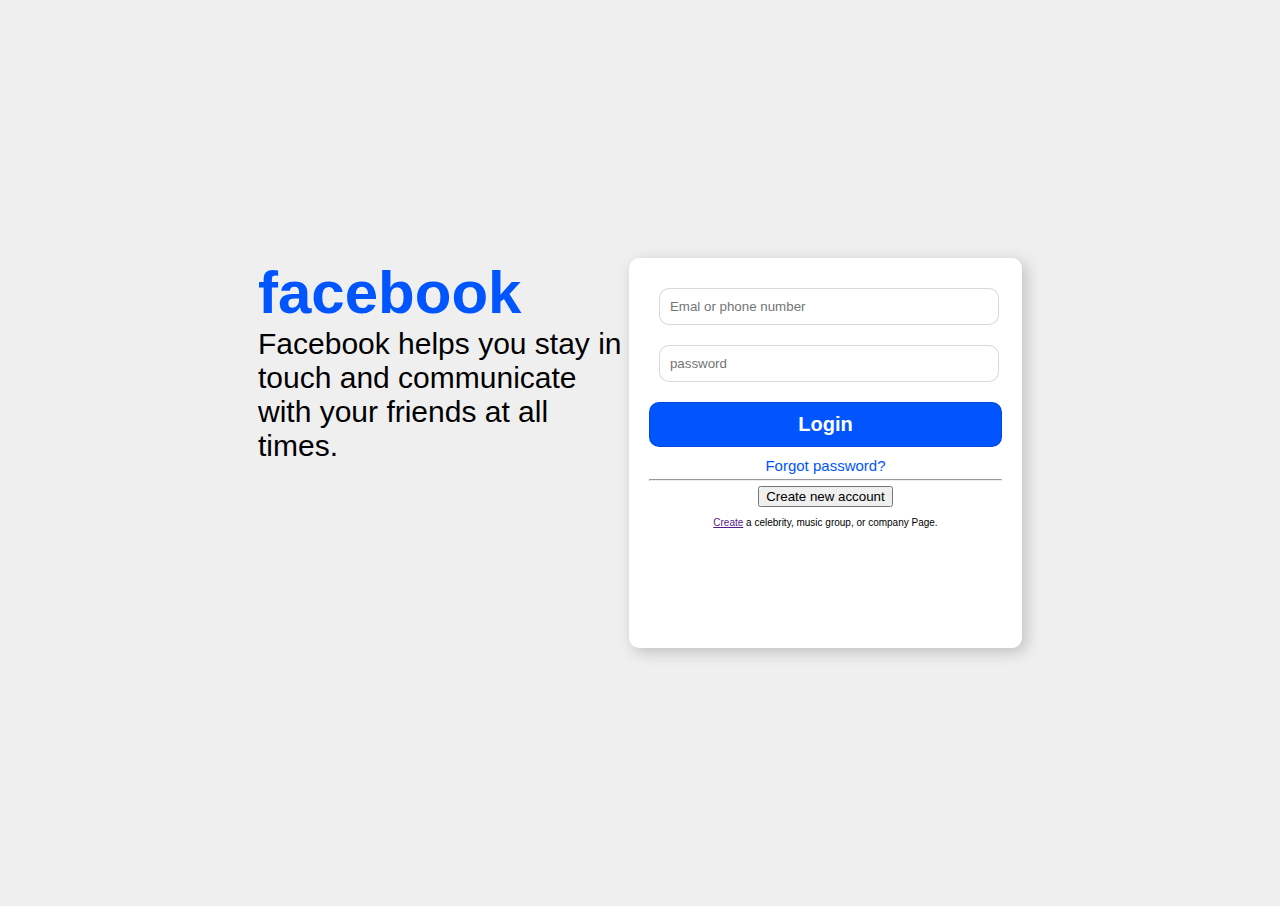
<file: Lab2/task1(Fcbk).html>
<!DOCTYPE html>
<html lang="en">
<head>
    <meta charset="UTF-8">
    <meta name="viewport" content="width=device-width, initial-scale=1.0">
    <link rel="stylesheet" href="task1.css">
    <title>Document</title>
</head>
<body>
    <div class="info">


        <div class="text">
            <h1>facebook</h1>
            <p>Facebook helps you stay in touch and communicate with your friends at all times.</p>
        </div>


        <div class="login">
            <div class="form">
                <input type="text" id="email" name="email" placeholder="Emal or phone number">
                <br>
                <input type="password" id="password" name="password" placeholder="password">
                <button class="login_button">Login</button>
                <a id="forgot_pss">Forgot password?</a>
                <hr>
                <button class="create_button">Create new account</button>
            </div>
            <p><a href="">Create</a> a celebrity, music group, or company Page.</p>
        </div>


    </div>
</body>
</html>
</file>
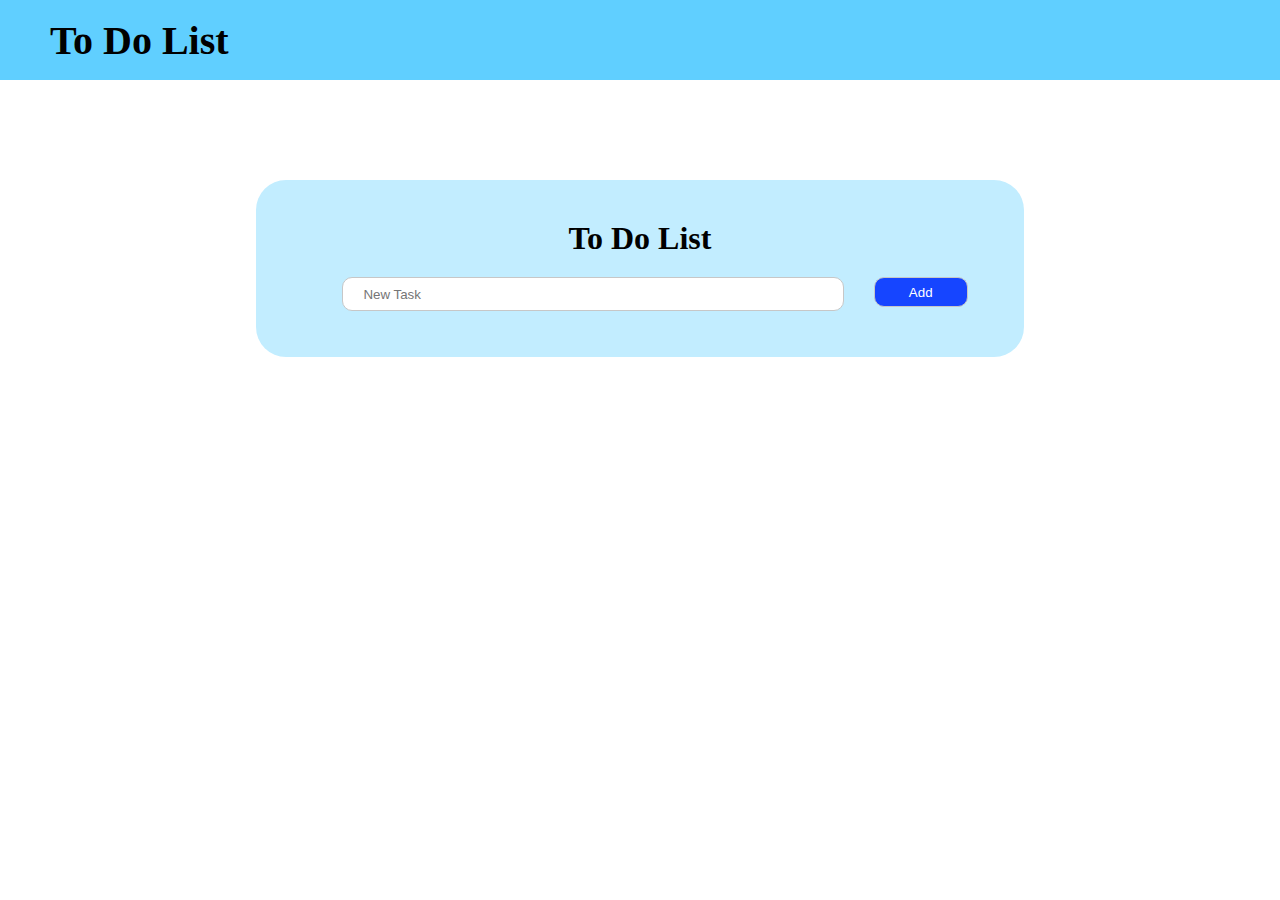
<file: Lab3/todo.html>
<!DOCTYPE html>
<html lang="en">
<head>
    <meta charset="UTF-8">
    <meta name="viewport" content="width=device-width, initial-scale=1.0">
    <link rel="stylesheet" href="style.css">
    <title>Document</title>
</head>
<body>

    <header>
        <h2>To Do List</h2>
    </header>

    <div class="container">
        
        <h1>To Do List</h1>

        <div class="ipt">
            <input type="text" id="input_task" placeholder="New Task">
            <button id="add_task">Add</button>
        </div>
            
        <ul id="todolist"></ul>

    </div>
    
    <script src="script.js"></script>
</body>
</html>
</file>
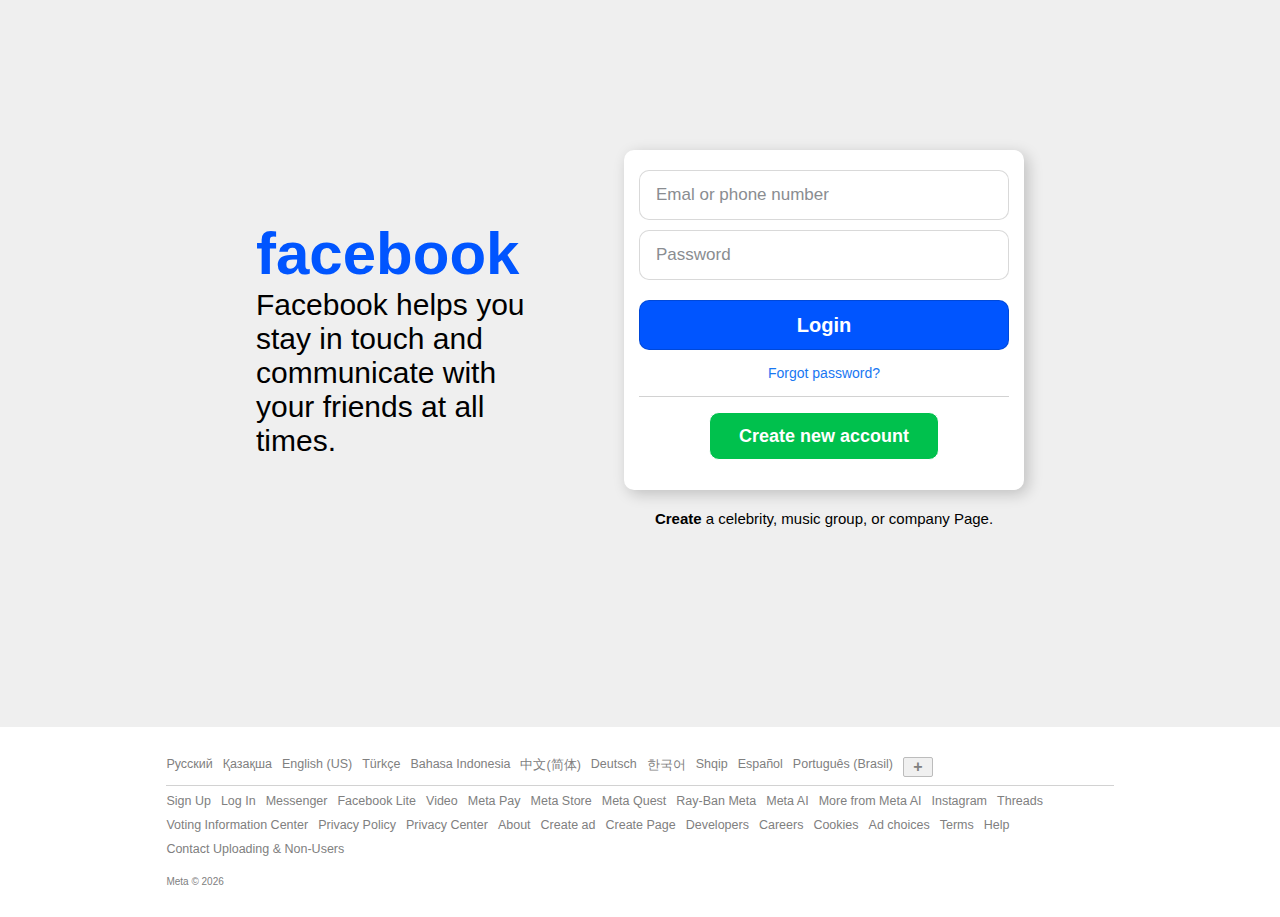
<file: Lab2/Task1 (Facebook)/task1(Fcbk).html>
<!DOCTYPE html>
<html lang="en">
<head>
    <meta charset="UTF-8">
    <meta name="viewport" content="width=device-width, initial-scale=1.0">
    <link rel="stylesheet" href="task1.css">
    <title>Facebook log in</title>
</head>
<body>
    <div class="info">


        <div class="text">
            <h1>facebook</h1>
            <p>Facebook helps you stay in touch and communicate with your friends at all times.</p>
        </div>


        <div class="login">
            <div class="form">
                <input type="text" id="email" name="email" placeholder="Emal or phone number">
                <input type="password" id="password" name="password" placeholder="Password">
                <button class="login_button">Login</button>
                <a id="forgot_password" href="">Forgot password?</a>
                <hr>
                <button class="create_button">Create new account</button>
            </div>
            <p><a href="">Create</a> a celebrity, music group, or company Page.</p>
        </div>

    </div>

    <footer class="footer">
        <div class="footer-content">
            <div class="languages">
                <a href="#">Русский</a>
                <a href="#">Қазақша</a>
                <a href="#">English (US)</a>
                <a href="#">Türkçe</a>
                <a href="#">Bahasa Indonesia</a>
                <a href="#">中文(简体)</a>
                <a href="#">Deutsch</a>
                <a href="#">한국어</a>
                <a href="#">Shqip</a>
                <a href="#">Español</a>
                <a href="#">Português (Brasil)</a>
                <button class="more-languages">
                    <span>+</span>
                </button>
            </div>
            
            <hr class="footer-divider">
            
            <div class="footer-links">
                <a href="#">Sign Up</a>
                <a href="#">Log In</a>
                <a href="#">Messenger</a>
                <a href="#">Facebook Lite</a>
                <a href="#">Video</a>
                <a href="#">Meta Pay</a>
                <a href="#">Meta Store</a>
                <a href="#">Meta Quest</a>
                <a href="#">Ray-Ban Meta</a>
                <a href="#">Meta AI</a>
                <a href="#">More from Meta AI</a>
                <a href="#">Instagram</a>
                <a href="#">Threads</a>
                <a href="#">Voting Information Center</a>
                <a href="#">Privacy Policy</a>
                <a href="#">Privacy Center</a>
                <a href="#">About</a>
                <a href="#">Create ad</a>
                <a href="#">Create Page</a>
                <a href="#">Developers</a>
                <a href="#">Careers</a>
                <a href="#">Cookies</a>
                <a href="#">Ad choices</a>
                <a href="#">Terms</a>
                <a href="#">Help</a>
                <a href="#">Contact Uploading & Non-Users</a>
            </div>
            
            <div class="copyright">
                Meta © 2026
            </div>
        </div>
    </footer>
</body>
</html>
</file>
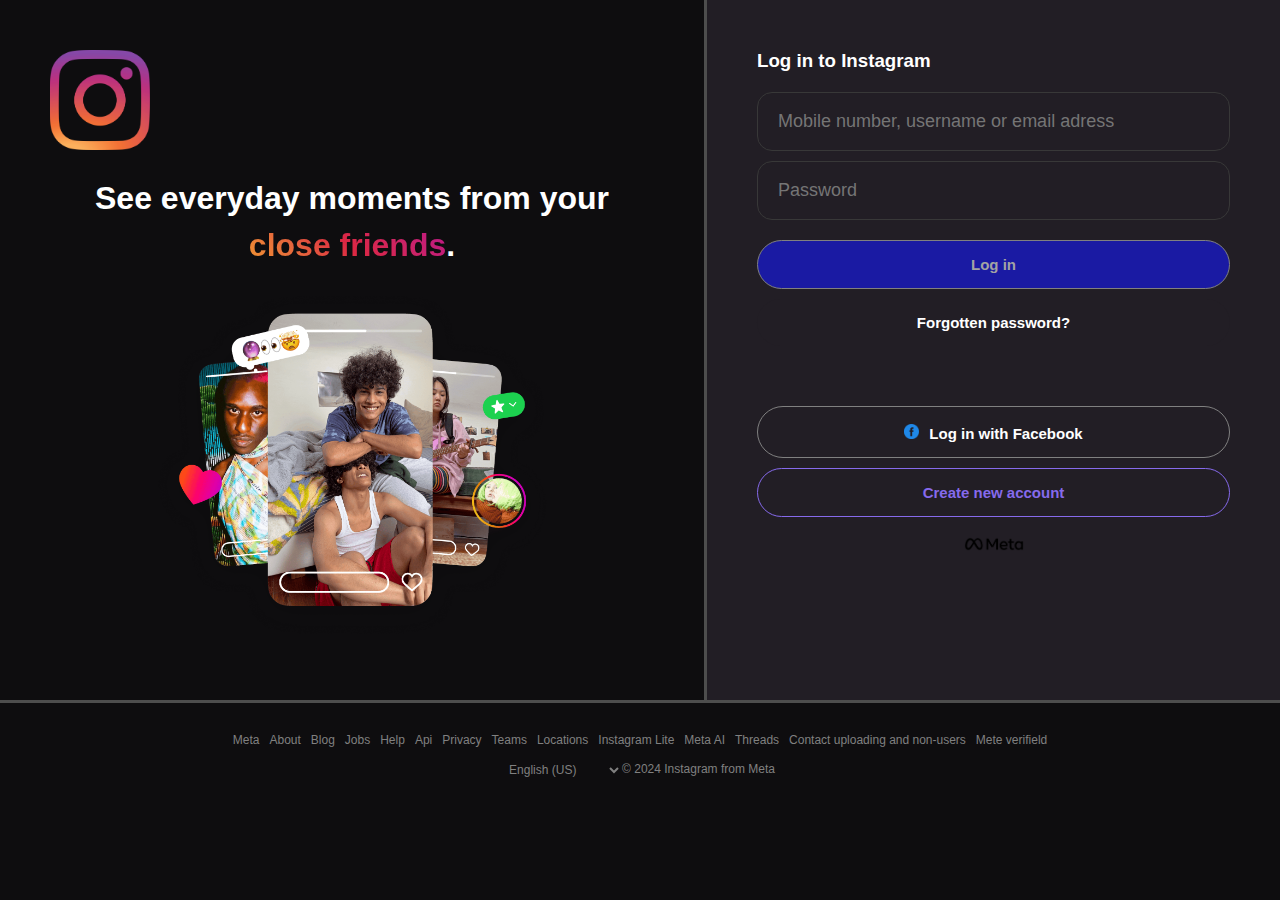
<file: Lab2/Task2 (Instagram)/task2(Inst).html>
<!DOCTYPE html>
<html lang="en">
<head>
    <meta charset="UTF-8">
    <meta name="viewport" content="width=device-width, initial-scale=1.0">
    <link rel="stylesheet" href="task2.css">
    <title>Instagram log in</title>
</head>
<body>
    <div class="content">
        <div class="intro">
            <img id="logo" src="inst_logo.png">

            <div class="info">
                <h1>See everyday moments from your</h1>
                <h1><span id="gradient_text">close friends</span>.</h1>
                <img id="stories" src="stories.png">
            </div>
        </div>


        <div class="login">
            <h3>Log in to Instagram</h3>
            <input id="email" type="text" placeholder="Mobile number, username or email adress">
            <input id="password" type="password" placeholder="Password">
            <button id="LogIn" disabled>Log in</button>
            <button id="forgot_password">Forgotten password?</button>

            <button id="login_facebook" ><img id="fb_icon" src="fb_icon.png">Log in with Facebook</button>
            <button id="create_acc">Create new account</button>
            <img id="meta_logo" src="meta_logo.png">
        </div>
    </div>

    <footer>
        <div class="foot_info">
            <a href="#">Meta</a>
            <a href="#">About</a>
            <a href="#">Blog</a>
            <a href="#">Jobs</a>
            <a href="#">Help</a>
            <a href="#">Api</a>
            <a href="#">Privacy</a>
            <a href="#">Teams</a>
            <a href="#">Locations</a>
            <a href="#">Instagram Lite</a>
            <a href="#">Meta AI</a>
            <a href="#">Threads</a>
            <a href="#">Contact uploading and non-users</a>
            <a href="#">Mete verifield</a>
        </div>

        <div class="lng_cpr">
            <select class="language-select">
                <option value="ru">Русский</option>
                <option value="kk">Қазақша</option>
                <option value="en" selected>English (US)</option>
                <option value="tr">Türkçe</option>
                <option value="id">Bahasa Indonesia</option>
                <option value="zh">中文(简体)</option>
                <option value="de">Deutsch</option>
                <option value="ko">한국어</option>
                <option value="sq">Shqip</option>
                <option value="es">Español</option>
                <option value="pt">Português (Brasil)</option>
            </select>
            <p class="cpr">© 2024 Instagram from Meta</p>
        </div>
    </footer>
    
</body>
</html>
</file>
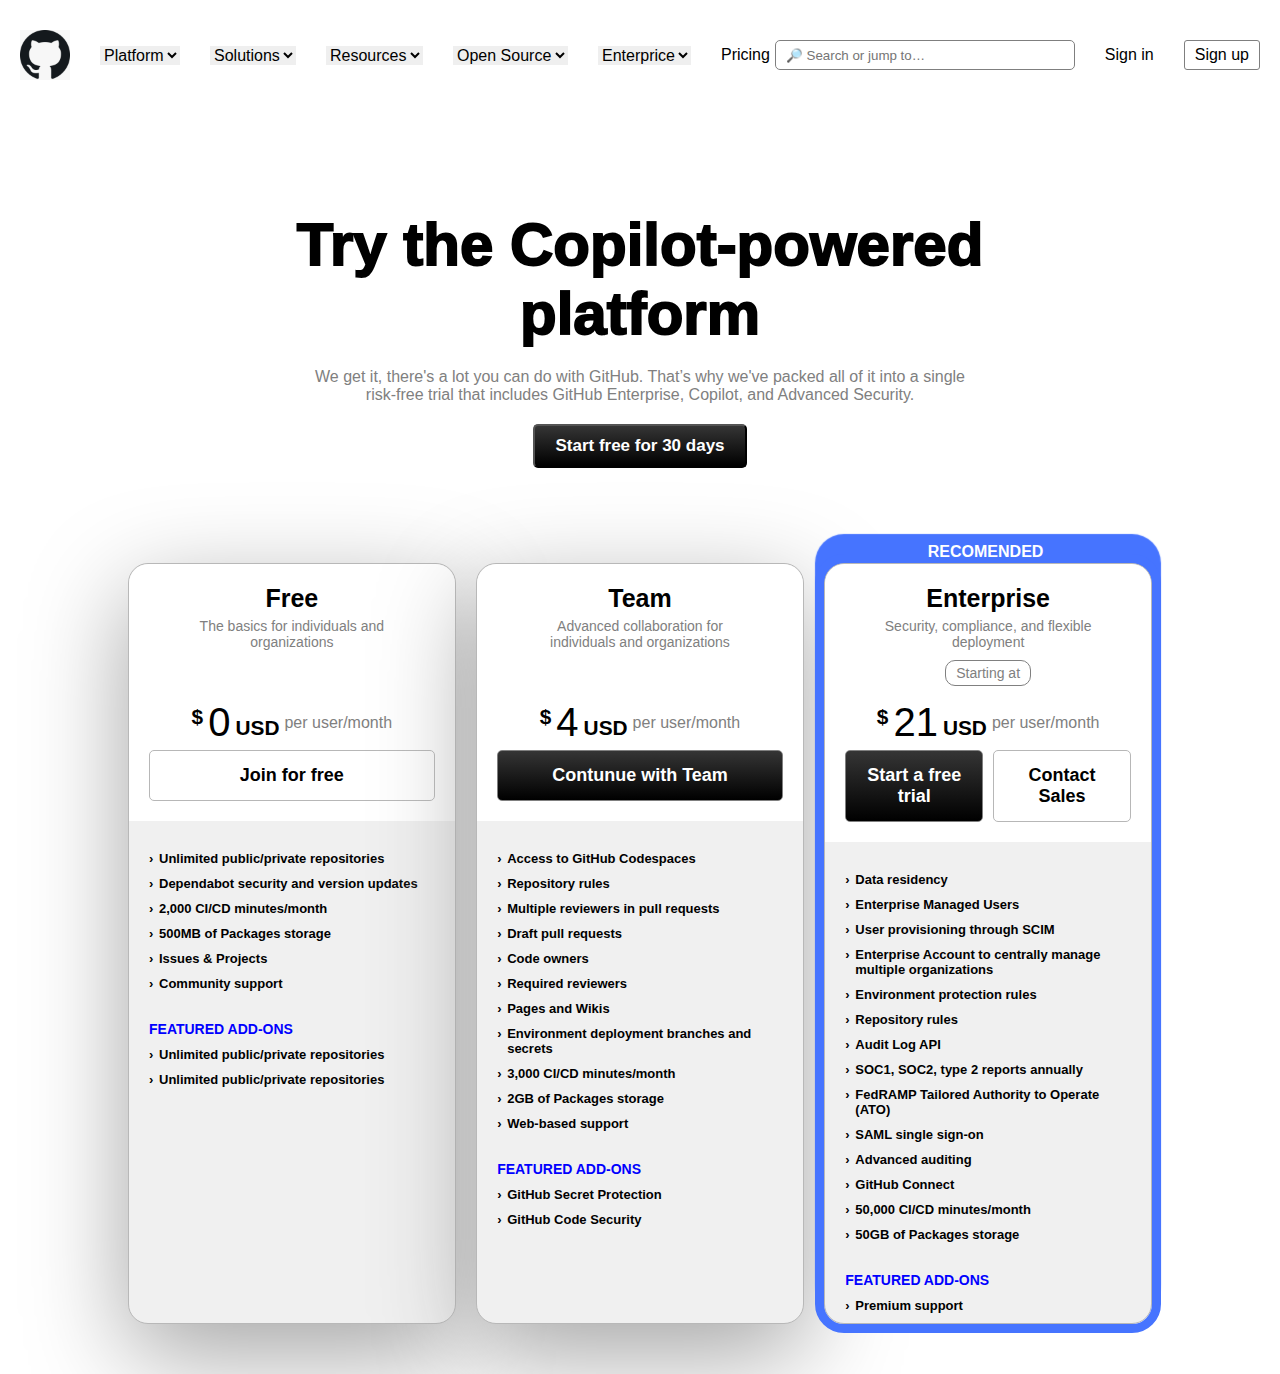
<file: Lab2/Task3(GitHub)/task3(Git).html>
<!DOCTYPE html>
<html lang="en">
<head>
    <meta charset="UTF-8">
    <meta name="viewport" content="width=device-width, initial-scale=1.0">
    <title>GitHub Pricing</title>
    <link rel="stylesheet"  href="task3.css">
</head>
<body>
    <header class="head">
        <div class="lists">
            <img src="git_icon.png" alt="IMG" class="git_icon">
            <select name="Platform" id="Platform">
                <option>Platform</option>
            </select>
            <select name="Solutions" id="Solutions">
                <option>Solutions</option>
            </select>
            <select name="Resources" id="Resources">
                <option>Resources</option>
            </select>
            <select name="Open Source" id="Open_Source">
                <option>Open Source</option>
            </select>
            <select name="Enterprice" id="enterprice">
                <option>Enterprice</option>
            </select>
            <a id="pricing">Pricing</a>
        </div>

        <div class="login">
            <input type="search" id="search" placeholder="🔎 Search or jump to…">
            <a class="SignIn" href="#">Sign in</a>
            <a class="SignUp" href="#">Sign up</a>
        </div>
    </header>

    <div class="intro">
        <h1>Try the Copilot-powered platform</h1>
        <p>We get it, there's a lot you can do with GitHub. That’s why we've packed all of it into a single risk-free trial that includes GitHub Enterprise, Copilot, and Advanced Security.</p>
        <button>Start free for 30 days</button>
    </div>

    <div class="reco">
        <p id="hidden">RECOMENDED</p>
        <p id="hidden">RECOMENDED</p>
        <p id="showed">RECOMENDED</p>
    </div>
    <div class="tarifes">
        <div class="tarif">
            <div class="cost_info">
                <h1>Free</h1>
                <p>The basics for individuals
                    and organizations</p>
                <span class="cost">
                    <span class="dollar"><sup>$</sup></span>
                    <span class="digital">0</span>
                    <span class="usd"><sub>USD</sub></span>
                    <span class="text">per user/month</span>
                </span>
                <button class="join_free">Join for free</button>
            </div>
            <div class="add_info">
                <details>
                    <summary>Unlimited public/private repositories</summary>
                    <p>Host open source projects in public GitHub repositories, accessible via web or command line. Public repositories are accessible to anyone at GitHub.com.</p>
                </details>
                <details>
                    <summary>Dependabot security and version updates</summary>
                    <p>Keep projects secure by automatically opening pull requests to update vulnerable dependencies and keep them up to date.</p>
                </details>
                <details>
                    <summary>2,000 CI/CD minutes/month</summary>
                    <p>Free for public repositories</p>
                    <p>Use execution minutes with GitHub Actions to automate your software development workflows. Write tasks and combine them to build, test, and deploy any code project on GitHub</p>
                </details>
                <details>
                    <summary>500MB of Packages storage</summary>
                    <p>Host your own software packages or use them as dependencies in other projects. Both private and public hosting available.</p>
                </details>
                <details>
                    <summary>Issues & Projects</summary>
                    <p>Give your developers flexible features for project management that adapts to any team, project, and workflow — all alongside your code.</p>
                </details>
                <details>
                    <summary>Community support</summary>
                    <p>Get help with most of your GitHub questions and issues in our Community Forum.</p>
                </details>
                <h4>Featured add-ons</h4>
                <details>
                    <summary>Unlimited public/private repositories</summary>
                    <p>Host open source projects in public GitHub repositories, accessible via web or command line. Public repositories are accessible to anyone at GitHub.com.</p>
                </details>
                <details>
                    <summary>Unlimited public/private repositories</summary>
                    <p>Host open source projects in public GitHub repositories, accessible via web or command line. Public repositories are accessible to anyone at GitHub.com.</p>
                </details>

                
                
            </div>
        </div>




        <div class="tarif">
            <div class="cost_info">
                <h1>Team</h1>
                <p>Advanced collaboration for
                individuals and organizations</p>
                <span class="cost">
                    <span class="dollar"><sup>$</sup></span>
                    <span class="digital">4</span>
                    <span class="usd"><sub>USD</sub></span>
                    <span class="text">per user/month</span>
                </span>
                <button class="cont_team">Contunue with Team</button>
            </div>
            <div class="add_info">
                <details>
                    <summary>Access to GitHub Codespaces</summary>
                    <p></p>
                </details>
                <details>
                    <summary>Repository rules</summary>
                    <p></p>
                </details>
                <details>
                    <summary>Multiple reviewers in pull requests</summary>
                    <p></p>
                </details>
                <details>
                    <summary>Draft pull requests</summary>
                    <p></p>
                </details>
                <details>
                    <summary>Code owners</summary>
                    <p></p>
                </details>
                <details>
                    <summary>Required reviewers</summary>
                    <p></p>
                </details>
                <details>
                    <summary>Pages and Wikis</summary>
                    <p></p>
                </details>
                <details>
                    <summary>Environment deployment branches and secrets</summary>
                    <p></p>
                </details>
                <details>
                    <summary>3,000 CI/CD minutes/month</summary>
                    <p>Free for public repositories</p>
                </details>
                <details>
                    <summary>2GB of Packages storage</summary>
                    <p>Free for public repositories</p>
                </details>
                <details>
                    <summary>Web-based support</summary>
                    <p></p>
                </details>
                <h4>Featured add-ons</h4>
                <details>
                    <summary>GitHub Secret Protection</summary>
                    <p></p>
                </details>

                <details>
                    <summary>GitHub Code Security</summary>
                    <p></p>
                </details>

                
                
            </div>
        </div>



        
        <div class="tarif" id="top_tarif">
            <div class="cost_info">
                <h1>Enterprise</h1>
                <p id="entr_dicrib">Security, compliance,
                    and flexible deployment</p>

                <p id="starting_at">Starting at</p>
                <span class="cost">
                    <span class="dollar"><sup>$</sup></span>
                    <span class="digital">21</span>
                    <span class="usd"><sub>USD</sub></span>
                    <span class="text">per user/month</span>
                </span>
                <div class="entr_buttons">
                    <button class="start_free_trial">Start a free trial</button>
                    <button class="contact_sales">Contact Sales</button>
                </div>
            </div>
            <div class="add_info">
                <details>
                    <summary>Data residency</summary>
                    <p>GitHub Enterprise Cloud offers a multi-tenant enterprise SaaS solution on Microsoft Azure, allowing you to choose a regional cloud deployment for data residency, so your in-scope data is stored at rest in a designated location. Start a free 30 day trial today or contact our sales team for more information.</p>
                </details>

                <details>
                    <summary>Enterprise Managed Users</summary>
                    <p>Automatically invite members to join your organization when you grant access on your IdP. If you remove a member's access to your GitHub organization on your SAML IdP, the member will be automatically removed from the GitHub organization.</p>
                </details>

                <details>
                    <summary>User provisioning through SCIM</summary>
                    <p>GitHub Enterprise Cloud includes the option to create an enterprise account, which enables collaboration between multiple organizations, gives administrators a single point of visibility and management and brings license cost savings for identical users in multiple organizations.</p>
                </details>

                <details>
                    <summary>Enterprise Account to centrally manage multiple organizations</summary>
                    <p>When a workflow job references an environment, the job won't start until all of the environment's protection rules pass.</p>
                </details>

                <details>
                    <summary>Environment protection rules</summary>
                    <p>Own and control the user accounts of your enterprise members through your identity provider (IdP).</p>
                </details>

                <details>
                    <summary>Repository rules</summary>
                    <p>Enforce branch and tag protections, as well as push rules across your enterprise. Rule insights allow you to assess impact of rules before and during enforcement.</p>
                </details>

                <details>
                    <summary>Audit Log API</summary>
                    <p>As a GitHub Enterprise Cloud organization administrator, you can now access log events using our GraphQL API and monitor the activity in your organization.</p>
                </details>

                <details>
                    <summary>SOC1, SOC2, type 2 reports annually</summary>
                    <p></p>
                </details>

                <details>
                    <summary>FedRAMP Tailored Authority to Operate (ATO)</summary>
                    <p></p>
                </details>

                <details>
                    <summary>SAML single sign-on</summary>
                    <p></p>
                </details>

                <details>
                    <summary>Advanced auditing</summary>
                    <p></p>
                </details>

                <details>
                    <summary>GitHub Connect</summary>
                    <p></p>
                </details>

                <details>
                    <summary>50,000 CI/CD minutes/month</summary>
                    <p>Free for public repositories</p>
                </details>

                <details>
                    <summary>50GB of Packages storage</summary>
                    <p>Free for public repositories</p>
                </details>
                <h4>Featured add-ons</h4>
                <details>
                    <summary>Premium support</summary>
                    <p>With Premium, get a 30-minute SLA on Urgent tickets and 24/7 web and phone support via callback request. With Premium Plus, get everything in Premium, assigned Customer Reliability Engineer and more.

                    Learn more about Premium Support</p>
                </details>

                
                
            </div>
        </div>

        
        
    </div>
    
</body>
</html>
</file>
<file: Lab2/task1.css>
body{
    font-family: Arial, sans-serif;
    font-size: 10px;
    display: flex;
    justify-content: center;
    align-items: center;
    background-color: rgb(239, 239, 239);
}  

.info {
    display: flex;
    justify-content: space-between;
    margin: 250px;
}

.text {
    width: 55%;
}

.text h1{
    color: rgb(0, 85, 255);
    margin: 0;
    font-size: 6em;
}

.text p{
    font-size: 3em;
    margin: 0;
}

.login {
    background-color: rgb(255, 255, 255);
    border-radius: 10px;
    width: 400px;
    height: 350px;
    padding: 20px;
    box-shadow: 4px 4px 15px rgba(0, 0, 0, 0.2);
    text-align: center;
    display: flex;
    flex-direction: column;
}

#email, #password{
    width: 90%;
    padding: 10px;
    margin: 10px;
    border: 1px solid rgba(0, 0, 0, 0.15); 
    border-radius: 10px;
}

.login_button {
    background-color: rgb(0, 85, 255);
    border: 1px solid rgb(0,0,0,0.15);
    border-radius: 10px;
    width: 100%;
    margin: 10px 0 10px 0;
    padding: 10px;
    color: white;
    font-size: 20px;
    font-weight: bold;
}

#forgot_pss {
    color: rgb(0, 85, 255);
    font-size: 1.5em;
    padding: 20px;
}
</file>
<file: Lab3/style.css>
*{
    margin: 0;
    padding: 0;
    box-sizing: border-box;
}
img{
    width: 40px;
    height: auto;
}
img:hover{
    transform: scale(1.1);
    cursor: pointer;
}

body{
    font-family: cursive;
    font-size: 16px;
}

header{
    display: flex;
    justify-content: flex-start;
    align-items: center;
    background-color: rgb(96, 207, 255);
    height: 80px;
    padding-left: 50px;
    
}

header h2{
    font-size: 2.5em;
}

.container{
    background-color: rgb(194, 237, 255);
    border-radius: 30px;
    display: flex;
    justify-content: center;
    align-items: center;
    margin: auto;
    margin-top: 100px;
    margin-bottom: 100px;
    flex-direction: column;
    width: 60%;
    height: 100%;
    padding: 20px;
}

.container h1 {
    font-size: 2em;
    margin: 20px 0;   
}

.ipt{
    display: flex;
    justify-content: center;
    width: 90%;
    height: 30px;
    margin: 0 auto;
}

#input_task {
    width: 80%;
    margin: 0 30px;
    padding: 16px 20px;
    border-radius: 10px;
    border: 1px solid rgb(199, 199, 199);
}

#add_task {
    width: 15%;
    color: white;
    background-color: rgb(22, 69, 255);
    border-radius: 10px;
    border: 1px solid rgb(199, 199, 199);
}
#add_task:hover{
    cursor: pointer;
    transform: scale(1.1);
}

ul{
    list-style: none;
    /* background-color: greenyellow; */
    width: 90%;
    margin-top: 30px;
}

li{
    display: flex;
    justify-content: space-between;
    padding: 15px;
    margin: auto;
    margin-bottom: 10px;
    /* outline: 1px solid rgb(124, 124, 124); */
    border-radius: 30px;
    border: 5px solid rgb(255, 255, 255);
    word-break: break-word; /* Этот атрибут позволяет разделять и переносить текст на новую строку, если он не помещается в длину контейнера*/
}

label{
    display: flex;
    justify-content: flex-start;
    margin: 10px;
    flex: 1;

}

.done_task{
    transform: scale(1.2);
}

.done_task:hover{
    transform: scale(1.5);
}
.done_task:checked + label {
    text-decoration: line-through;
}
</file>
<file: Lab2/Task1 (Facebook)/task1.css>
* {
    margin: 0;
    padding: 0;
    box-sizing: border-box;
}

body{
    font-family: Arial, sans-serif;
    font-size: 10px;
    display: flex;
    flex-direction: column;
    align-items: center;
    background-color: rgb(239, 239, 239);
    padding: 0;
}  

.info {
    display: flex;
    align-items: center;
    gap: 80px;
    max-width: 60%;
    margin-top: 150px;
    margin-bottom: 200px;
}

.text {
    width: 50%;
}

.text h1{
    color: rgb(0, 85, 255);
    font-size: 6em;
}

.text p{
    font-size: 3em;
    margin: 0;
}
.login {
    display: flex;
    flex-direction: column;
    align-items: center;
    gap: 20px;
}

.form{
    background-color: rgb(255, 255, 255);
    border-radius: 10px;
    width: 400px;
    height: 100%;
    box-shadow: 4px 4px 15px rgba(0, 0, 0, 0.2);
    display: flex;
    flex-direction: column;
    align-items: center;
    padding: 15px;
}



#email, #password{
    border: 1px solid rgba(0, 0, 0, 0.15); 
    border-radius: 10px;
    width: 100%;
    padding: 14px 16px;
    margin: 5px 0;
    font-size: 17px;
    outline: none;
}

input[type="text"]:focus,
input[type="password"]:focus {
    border-color: #1877f2;
    box-shadow: 0 0 0 1px rgba(24, 119, 242, 0.2);
}

input::placeholder {
    color: #8a8d91;
}

.login_button {
    background-color: rgb(0, 85, 255);
    border: 1px solid rgb(0,0,0,0.15);
    border-radius: 10px;
    width: 100%;
    margin: 15px 0;
    padding: 12.5px;
    color: white;
    font-size: 20px;
    font-weight: bold;
}

.login_button:hover {
    background-color: rgb(25, 102, 255);
    cursor: pointer;
}

#forgot_password {
    text-align: center;
    color: #1877f2;
    text-decoration: none;
    font-size: 14px;
    display: block;
    margin-bottom: 15px;
}

#forgot_password:hover {
    text-decoration: underline;
}

.create_button {
    background-color: rgb(0, 193, 77);
    border: 1px solid;
    border-radius: 10px;
    width: 62%;
    margin: 15px 0;
    padding: 12.5px;
    color: white;
    font-size: 18px;
    font-weight: bold;
    cursor: pointer;
}

.create_button:hover {
    background-color: rgb(0, 170, 68);
}

hr {
    border: none;
    border-top: 1px solid rgb(210, 210, 210);
    width: 100%;
}

.login p {
    font-size: 1.5em;
}

.login p a{
    color: black;
    font-weight: bold;
    text-decoration: none;
}

.login p a:hover {
    text-decoration: underline;
}



footer {
    background-color: white;
    padding: 20px 0;
    margin-top: auto;

}

.footer-content{
    width: 100%;
    padding: 10px 13%;
}

.languages{
    display: flex;
    flex-wrap: wrap;
    gap: 10px;
    margin-bottom: 8px;
    font-size: 1.25em;
}

.languages a{
    text-decoration: none;
    color: gray;
}
.languages a:hover {
    text-decoration: underline;
}

.more-languages{
    background-color: rgb(240, 240, 240);
    border: 1px solid rgb(188, 188, 188);
    color: rgb(129, 129, 129);
    font-size: 16px;
    font-weight: bold;
    width: 30px;
    cursor: pointer;
    border-radius: 2px;
}

.more-languages:hover {
    background-color: rgb(224, 224, 224);
}

.footer-links{
    display: flex;
    flex-wrap: wrap;
    gap: 10px;
    font-size: 1.25em;
    margin-top: 8px;
}

.footer-links a{
    text-decoration: none;
    color: gray;
}
.footer-links a:hover {
    text-decoration: underline;
}
.copyright{
    color: gray;
    margin-top: 20px;
}
</file>
<file: Lab2/Task2 (Instagram)/task2.css>
* {
    margin: 0;
    padding: 0;
    box-sizing: border-box;
}

a{
    text-decoration: none;
}

img {
    max-width: 100%;
}

body {
    font-family: 'SamsungSharpSans', sans-serif;
    font-size: 16px;
    display: flex;;
    flex-direction: column;
    align-items: center;
    background-color: rgb(14, 13, 15);
    width: 100%;
    
}

.content {
    display: flex;
    align-items: center;
    width: 100%;
    background-color: white;
    align-self: stretch;
    

}

.intro{
    display: flex;
    flex-direction: column;
    background-color: rgb(14, 13, 15);
    width: 55%;
    height: 700px;
}

#logo {
    margin: 50px;
    margin-bottom: 30px;
    width: 100px;
    height: auto
}

.info{
    display: flex;
    flex-direction: column;
    align-items: center;
    width: 100%;
    background-color: rgb(14, 13, 15);
    color: white;
    gap: 10px;
}

#gradient_text {
    background: linear-gradient(45deg, #f09433, #e6683c, #dc2743, #cc2366, #bc1888);
    -webkit-text-fill-color: transparent;   /* Текст становится прозрачным */

    -webkit-background-clip: text;
    background-clip: text;                  /* Обрезает фон по тексту */
}

#stories {
    width: 450px;
    height: auto;
}

.login {
    display: flex;
    flex-direction: column;
    align-items: center;
    align-self: stretch;
    padding: 50px;
    width: 45%;

    background-color: rgb(34, 30, 37);
    border-left: 3px solid rgb(77, 77, 77);
}

.login h3 {
    color: white;
    width: 100%;
}

input {
    width: 100%;
    padding: 18px 20px;
    border-radius: 15px;
    background-color: rgb(34, 30, 37);
    font-size: 18px;
    border: 1px solid rgb(56, 56, 56);
    color: white
}

input:hover {
    border: 1px solid rgb(255, 255, 255);
}

#email {
    margin-top: 20px;
}
#password {
    margin-top: 10px;
}

#LogIn {
    margin-top: 20px;
    width: 100%;
    padding: 15px;
    font-size: 15px;
    font-weight: bold;
    background-color: rgb(27, 27, 255);
    border: 1px solid gray;

    border-radius: 40px;
    color: white
}

#LogIn:disabled {
    background-color: rgb(26, 26, 163);
    color: rgb(163, 163, 163)
}

#forgot_password{
    margin: 10px;
    width: 100%;
    padding: 15px;
    font-size: 15px;
    font-weight: bold;
    background-color: rgb(34, 30, 37);             /*Сделать как фон */
    border: none;

    border-radius: 40px;
    color: white
}

#forgot_password:hover {
    background-color: rgb(51, 47, 55);
    cursor: pointer;
}


#login_facebook{
    margin-top: 50px;
    width: 100%;
    padding: 15px;
    font-size: 15px;
    font-weight: bold;
    background-color: rgb(34, 30, 37);             /*Сделать как фон */
    border: 1px solid gray;

    border-radius: 40px;
    color: white
}
#login_facebook:hover {
    background-color: rgb(51, 47, 55);
    cursor: pointer;
}

#fb_icon{
    width: 15px;
    height: auto;
    margin-top: 2px;
    margin-right: 10px;
}

#create_acc{
    margin-top: 10px;
    width: 100%;
    padding: 15px;
    font-size: 15px;
    font-weight: bold;
    background-color: rgb(34, 30, 37);              /*Сделать как фон */
    border: 1px solid rgb(134, 106, 236);
    border-radius: 40px;
    color: rgb(134, 106, 236);
}

#create_acc:hover {
    background-color: rgb(51, 47, 55);
    cursor: pointer;
}


#meta_logo {
    width: 60px;
    height: auto;
    margin-top: 20px;
    margin-bottom: 0;
}


footer {
    border-top: 3px solid rgb(77, 77, 77);
    width: 100%; 
}

footer a{
    color: gray;
}

footer a:hover {
    text-decoration: underline;
    cursor: pointer;
}

.foot_info{
    
    padding-top: 30px;
    display: flex;;
    justify-content: center;
    gap:10px;
    font-size: 12px;
}

.lng_cpr{
    display: flex;
    justify-content: center;
    padding: 15px;
    font-size: 12px;
}

.language-select{
    background: transparent;
    font-size: 12px;
    border: none;
    color: gray;
    display: inline-block;

}



.cpr{
    color: gray;
}
</file>
<file: Lab2/Task3(GitHub)/task3.css>
*{
    margin: 0;
    padding: 0;
    box-sizing: border-box;
}

body {
    font-size: 16px;
    font-family:  sans-serif;
}

a{
    text-decoration: none;
}
p{
    color: gray
}

img{
    width: 100%;
}

header {
    display: flex;
    justify-content: space-between;
    align-items: center;

    padding: 30px 20px;
}

.git_icon{
    width: 50px;
    height: auto;
}

.lists {
    display: flex;
    align-items: center;
    gap: 30px;
}

select{
    border: none;
    font-size: 16px;
}
select:hover{
    cursor: pointer;
    color: rgb(66, 66, 66);
}

.login{
    display: flex;
    gap:30px;
    align-items: center;
}
.login a{
    color: black;
}
.login a:hover{
    cursor: pointer;
    color: red;
}

#search{
    width: 300px;
    height: 30px;
    border-radius: 5px;
    border: 1px solid rgb(127, 127, 127);
    padding: 14px 10px;
}


.SignUp {
    border: 1px solid rgb(127, 127, 127);
    border-radius: 3px;
    padding: 5px 10px;
}


.intro{
    text-align: center;
    margin: auto;
    margin-top: 100px;
    width: 55%;
}

.intro h1{
    font-size: 60px;
    font-weight: 1000;
    margin-bottom: 20px;
}

.intro p{
    margin: 20px;
}

.intro button{
    padding: 10px 20px;
    background: linear-gradient(rgb(53, 53, 53),black);
    font-size: 17px;
    font-weight:700;
    color: white;
    border-radius: 5px;
}

.intro button:hover{
    box-shadow: 0 10px 20px rgb(214, 214, 214);
    cursor: pointer;
}

.reco{
    display: flex;
    justify-content: space-around;
    margin: auto;
    margin-top: 75px;
    margin-bottom: 2px;
    width: 81%;
}

#hidden{
    visibility: hidden;      /* Скрыть, но оставить место */
}

#showed{
    color:white;
    z-index: 1;
    font-weight: bold;
}


.tarifes {
    display: flex;
    align-items: stretch;
    justify-content: space-between;
    gap: 10px;
    margin: auto;
    margin-bottom: 50px;
    width: 80%;
    /* background-color: pink; */
}
.tarif{
    flex: 1;                    /* Что происходит:
                                Все карточки стартуют с ширины 0            flex-basis: 0%
                                Flex-контейнер видит свободное место        flex-grow: 1
                                Делит его поровну между всеми flex:1        flex-shrink: 1
                                Контент не влияет на ширину
                                ➡️ Поэтому карточки выглядят ровными, даже если в одной больше текста. */
    max-width: 32%;
    text-align: center;
    height: auto;
    border: 1px solid rgb(184, 184, 184);
    border-radius: 20px;
    box-shadow: 0 30px 100px rgb(164, 164, 164);
    background-color: rgb(240, 240, 240);
    z-index: 0;
}




#top_tarif{
    outline: 9px solid rgb(70, 116, 255);
    box-shadow: 0 -20px 1px 9px rgb(70, 116, 255);
}

.cost_info{
    padding: 20px;
    background-color: white;
    border-radius: 20px 20px 0 0;
}



.tarif h1{
    font-size: 25px;
    margin: 0 auto 5px;
}

.tarif p{
    font-size: 14px;
    width: 75%;
    text-align: center;
    margin: auto;
    margin-bottom: 50px;
}

.tarif .add_info h4{
    text-transform: uppercase;
    font-size: 14px;
    margin-top: 30px;
    color: blue;
}

.cost{
    display: flex;
    align-items: center;
    gap: 5px;
    justify-content: center;
}

.dollar{
    font-size: 25px;
    font-weight: bold;
}

.digital{
    font-size: 40px;
}

.usd {
    font-size: 25px;
    font-weight: bold;
}

.text{
    color: gray;
}

#entr_dicrib{
    margin-bottom: 10px;
}

#starting_at {
    border: 1px solid gray;
    margin: auto;
    border-radius: 10px;
    padding: 4px 6px;
    width: 30%;
    margin-bottom: 14px;
}

.join_free {
    margin-top: 5px;
    background-color: white;
    width: 100%;
    padding: 14px 16px;
    font-size: 18px;
    font-weight: bold;
    border: 1px solid rgb(183, 183, 183);
    border-radius: 5px;
}
.join_free:hover{
    cursor: pointer;
    outline: 2px solid black;
}

.cont_team{
    margin-top: 5px;
    background: linear-gradient(rgb(53, 53, 53),black);
    color: white;
    width: 100%;
    padding: 14px 16px;
    font-size: 18px;
    font-weight: bold;
    border: 1px solid gray;
    border-radius: 5px;
}

.cont_team:hover,
.start_free_trial:hover{
    cursor: pointer;
    background: linear-gradient(rgb(104, 104, 104),black);
}

.entr_buttons{
    display: flex;
    width: 100%;
    margin: 0 auto;
    gap:    10px;
}

.start_free_trial{
    margin-top: 5px;
    background: linear-gradient(rgb(53, 53, 53),black);
    color: white;
    width: 50%;
    padding: 14px 16px;
    font-size: 18px;
    font-weight: bold;
    border: 1px solid gray;
    border-radius: 5px;
}


.contact_sales{
    margin-top: 5px;
    background-color: white;
    width: 50%;
    padding: 14px 16px;
    font-size: 18px;
    font-weight: bold;
    border: 1px solid rgb(183, 183, 183);
    border-radius: 5px;
}

.contact_sales:hover{
    cursor: pointer;
    outline: 2px solid black;
}

.tarif .add_info{
    width: 100%;
    font-size: 13px;
    font-weight: bold;
    text-align: left;
    padding: 20px 20px 0 20px;
    border-radius: 20px;
    
}

.tarif .add_info p{
    text-align: left;
    margin: 10px 15px;
}

details{
    margin: 10px 0;
}

.tarif .add_info summary {
     list-style: none;
    cursor: pointer;
    position: relative;
    padding-left: 10px; /* место под стрелку */
}
.tarif .add_info summary::-webkit-details-marker {
    display: none;
}

.tarif .add_info summary::before {
    content: "›";
    position: absolute;
    left: 0;
    top: 0;
    transition: transform 0.2s ease;
}

.tarif .add_info details[open] summary::before {
    transform: rotate(90deg);
}
</file>
